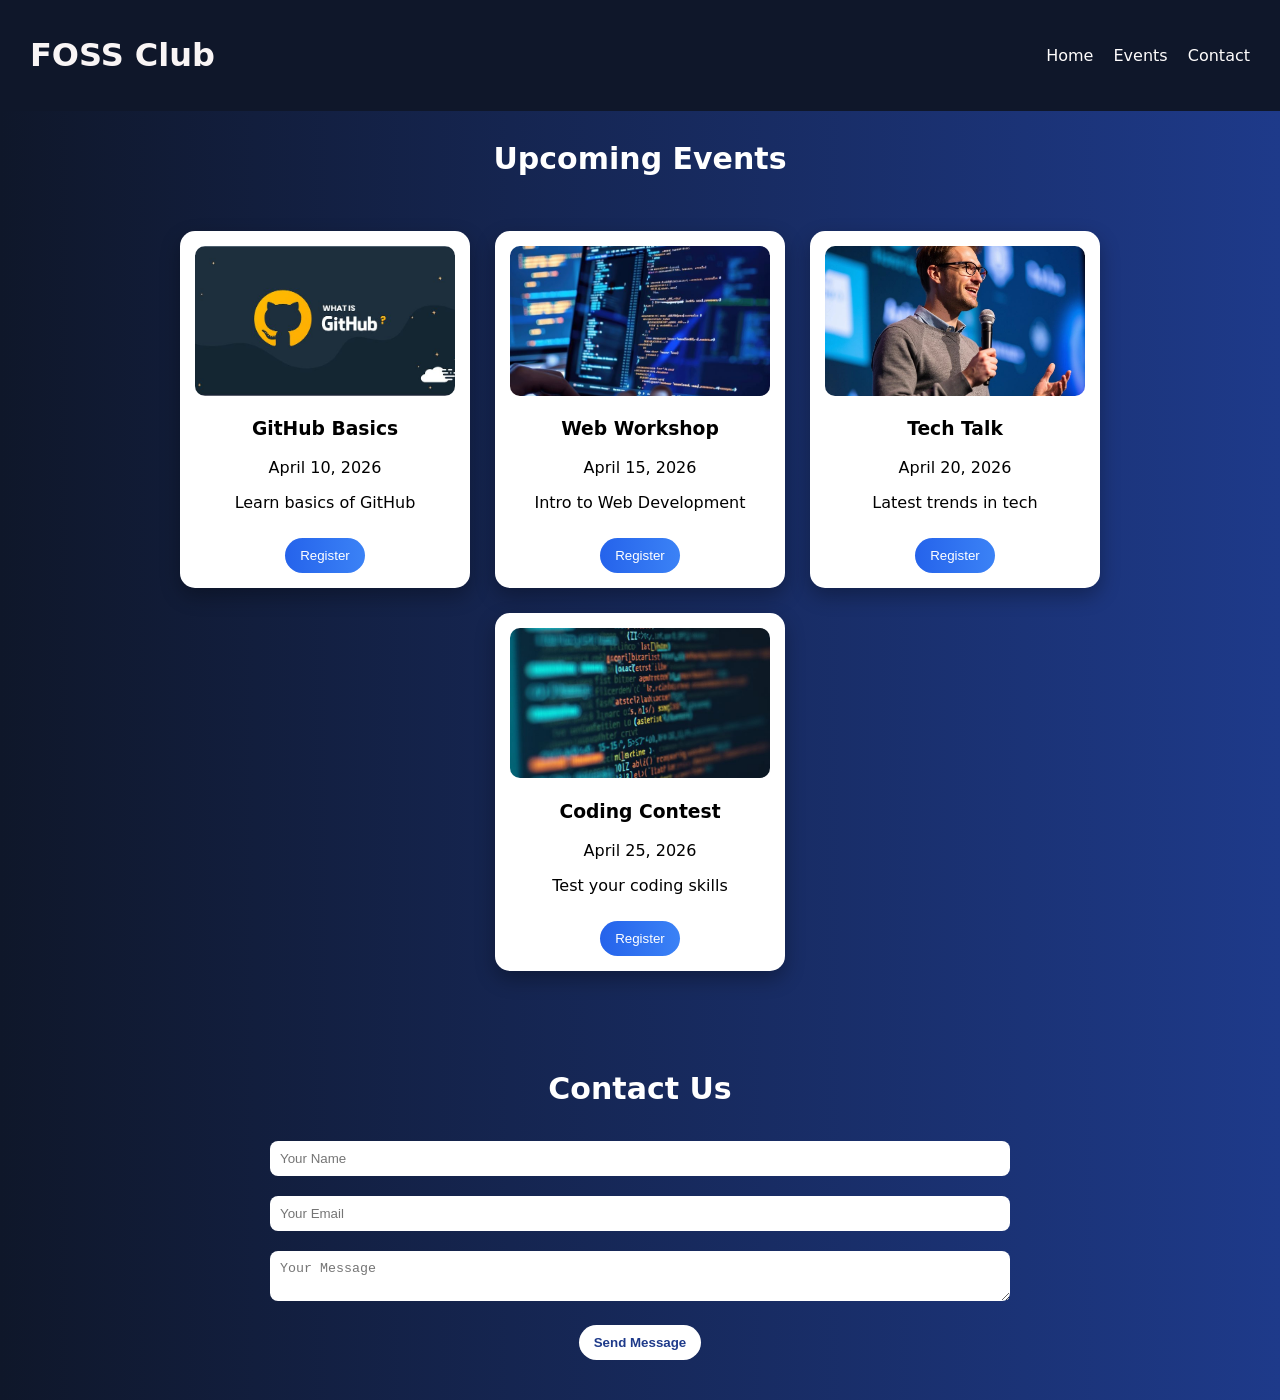
<file: index.html>
<!DOCTYPE html>
<html lang="en">
<head>
  <meta charset="UTF-8">
  <title>FOSS Club Events</title>
  <link rel="stylesheet" href="style.css">
</head>
<body>

  <header>
    <h1>FOSS Club</h1>
    <nav>
      <a href="#">Home</a>
      <a href="#events">Events</a>
      <a href="#contact">Contact</a>
    </nav>
  </header>

  <!-- Events Section -->
  <section id="events">
    <h2>Upcoming Events</h2>

    <div class="card-container">

      <div class="card">
        <img src="images/githubb.png" alt="GitHub">
        <h3>GitHub Basics</h3>
        <p class="date">April 10, 2026</p>
        <p>Learn basics of GitHub</p>
        <button onclick="goToRegister()">Register</button>
      </div>

      <div class="card">
        <img src="images/web.png" alt="Web">
        <h3>Web Workshop</h3>
        <p class="date">April 15, 2026</p>
        <p>Intro to Web Development</p>
        <button onclick="goToRegister()">Register</button>
      </div>

      <div class="card">
        <img src="images/tedtalk.png" alt="Tech Talk">
        <h3>Tech Talk</h3>
        <p class="date">April 20, 2026</p>
        <p>Latest trends in tech</p>
        <button onclick="goToRegister()">Register</button>
      </div>

      <div class="card">
        <img src="images/coding.png" alt="Coding">
        <h3>Coding Contest</h3>
        <p class="date">April 25, 2026</p>
        <p>Test your coding skills</p>
        <button onclick="goToRegister()">Register</button>
      </div>

    </div>
  </section>

  <!-- Contact Section -->
  <section id="contact">
    <h2>Contact Us</h2>
    <input type="text" placeholder="Your Name"><br>
    <input type="email" placeholder="Your Email"><br>
    <textarea placeholder="Your Message"></textarea><br>
    <button>Send Message</button>
  </section>

  <!-- JS for Register Button -->
  <script>
    function goToRegister() {
      window.location.href = "register.html";
    }
  </script>

</body>
</html>
</file>
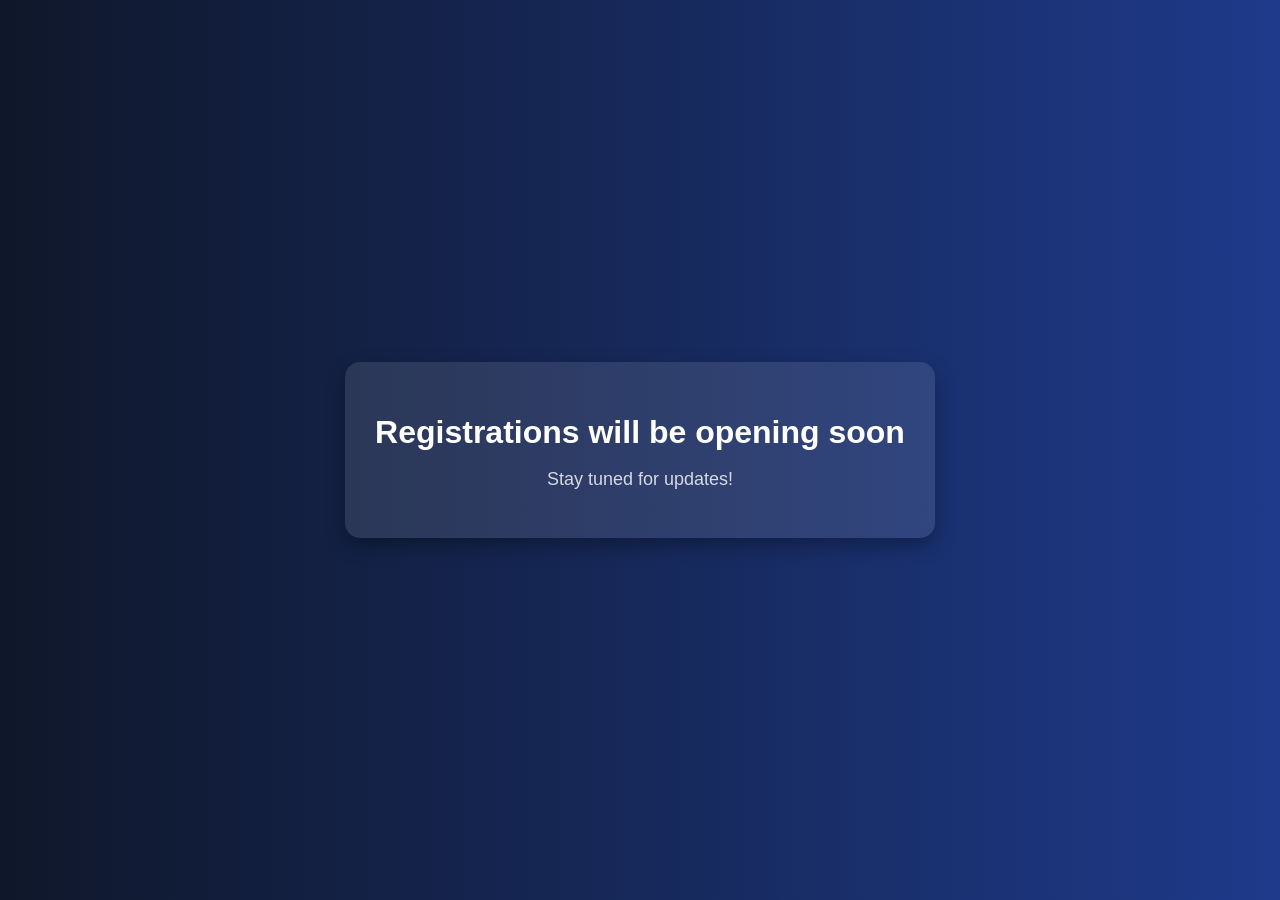
<file: register.html>
<!DOCTYPE html>
<html lang="en">
<head>
  <meta charset="UTF-8">
  <title>Register</title>

  <style>
    body {
      margin: 0;
      height: 100vh;
      display: flex;
      justify-content: center;
      align-items: center;
      font-family: Arial, sans-serif;
      background: linear-gradient(to right, #0f172a, #1e3a8a);
      color: white;
      text-align: center;
    }

    .box {
      padding: 30px;
      border-radius: 15px;
      background: rgba(255, 255, 255, 0.1);
      box-shadow: 0 8px 20px rgba(0,0,0,0.3);
    }

    h1 {
      font-size: 32px;
      margin-bottom: 10px;
    }

    p {
      font-size: 18px;
      opacity: 0.8;
    }
  </style>
</head>
<body>

  <div class="box">
    <h1>Registrations will be opening soon </h1>
    <p>Stay tuned for updates!</p>
  </div>

</body>
</html>
</file>
<file: style.css>
/* General */
body {
  margin: 0;
  font-family: system-ui, -apple-system, BlinkMacSystemFont, 'Segoe UI', Roboto, Oxygen, Ubuntu, Cantarell, 'Open Sans', 'Helvetica Neue', sans-serif, sans-serif;
  background: linear-gradient(to right, #0f172a, #1e3a8a);
  color: white;
}

/* Header */
header {
  font-family: system-ui, -apple-system, BlinkMacSystemFont, 'Segoe UI', Roboto, Oxygen, Ubuntu, Cantarell, 'Open Sans', 'Helvetica Neue', sans-serif;
  background-color:#0f172a;
  color: rgb(249, 245, 245);
  padding: 15px 30px;
  display: flex;
  align-items: center;
  justify-content: space-between;
}

nav a {
  color: rgb(255, 253, 253);
  margin-left: 15px;
  text-decoration: none;
  transition: 0.3s;
  justify-content: space-between;
}

nav a:hover {
  color: #60a5fa;
}

/* Section Title */
h2 {
  text-align: center;
  margin-top: 30px;
  font-size: 30px;
}

/* EVENTS CONTAINER  */
.card-container {
  display: flex;
  flex-wrap: wrap;
  justify-content: center;
  gap: 25px;
  padding: 30px;
}

/* Card */
.card {
  background-color: white;
  color: black;
  padding: 15px;
  width: 260px;
  border-radius: 15px;
  box-shadow: 0 8px 20px rgba(0,0,0,0.3);
  text-align: center;
  transition: 0.3s;
}

/* Hover Effect */
.card:hover {
  transform: translateY(-10px) scale(1.03);
}

/* Image inside card */
.card img {
  width: 100%;
  height: 150px;
  border-radius: 10px;
  object-fit: cover;
}

/* Button */
button {
  margin-top: 10px;
  padding: 10px 15px;
  border: none;
  background: linear-gradient(to right, #2563eb, #3b82f6);
  color: white;
  border-radius: 20px;
  cursor: pointer;
  transition: 0.3s;
}

button:hover {
  background: linear-gradient(to right, #1e40af, #2563eb);
}

/* Contact Section */
#contact {
  text-align: center;
  padding: 40px;
}

#contact input,
#contact textarea {
  width: 60%;
  padding: 10px;
  margin: 10px;
  border-radius: 8px;
  border: none;
}

#contact button {
  background: white;
  color: #1e3a8a;
  font-weight: bold;
}
</file>
